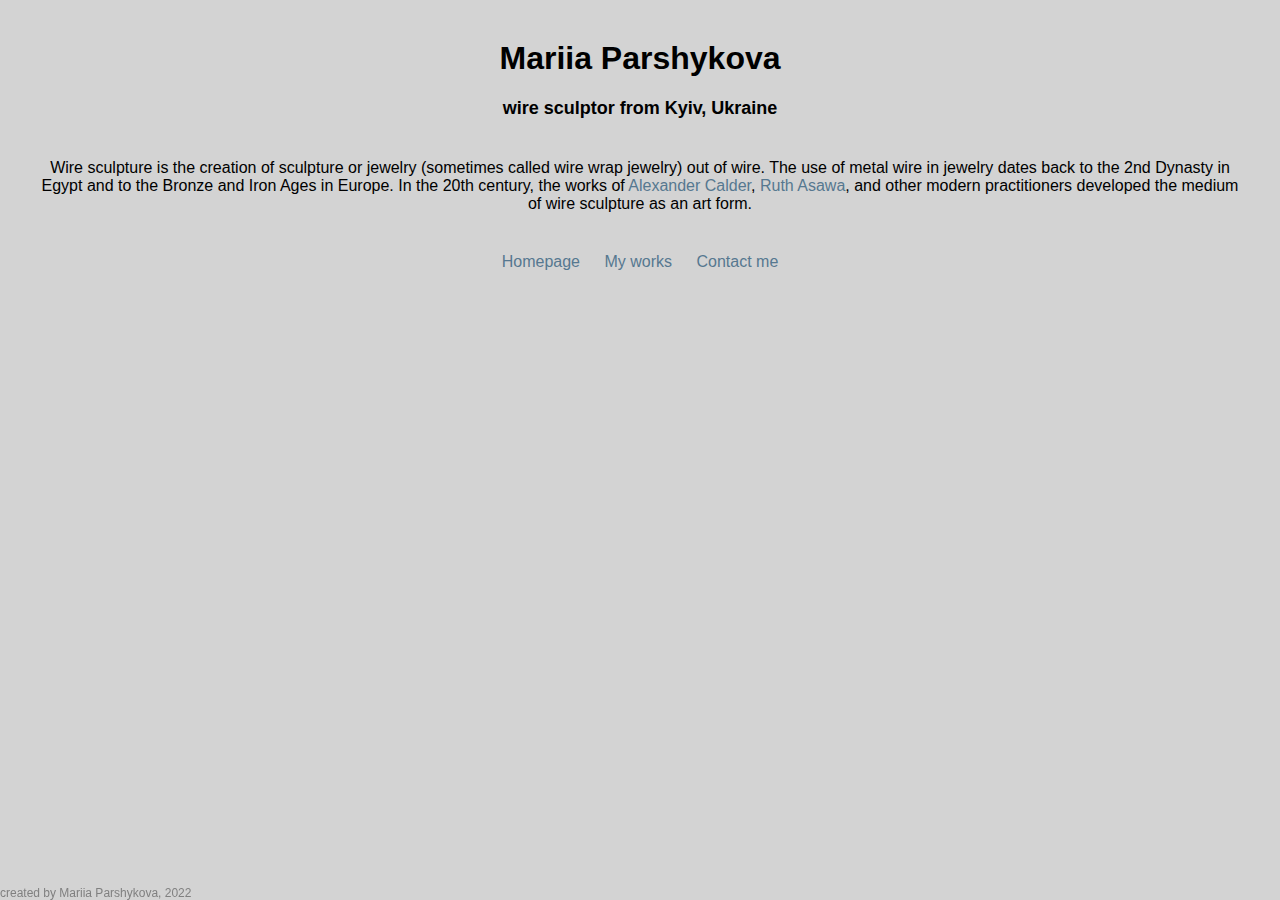
<file: index.html>
<!DOCTYPE html>
<html lang="en">
  <head>
    <meta charset="UTF-8" />
    <meta http-equiv="X-UA-Compatible" content="IE=edge" />
    <meta name="viewport" content="width=device-width, initial-scale=1.0" />
    <meta
      name="description"
      content="Mariia Parshykova a wire sculptor from Kyiv, Ukraine. Portfolio website"
    />
    <title>Mariia Parshykova a wire sculptor</title>
    <link rel="stylesheet" href="src/styles.css" />
  </head>
  <body>
    <h1>Mariia Parshykova</h1>
    <h2>wire sculptor from Kyiv, Ukraine</h2>
    <p>
      Wire sculpture is the creation of sculpture or jewelry (sometimes called
      wire wrap jewelry) out of wire. The use of metal wire in jewelry dates
      back to the 2nd Dynasty in Egypt and to the Bronze and Iron Ages in
      Europe. In the 20th century, the works of
      <a
        href="https://en.wikipedia.org/wiki/Alexander_Calder"
        target="_blank"
        title="Alexander Calder's page on Wikipedia"
        >Alexander Calder</a
      >,
      <a
        href="https://en.wikipedia.org/wiki/Ruth_Asawa"
        target="_blank"
        title="Ruth Asawa's page on Wikipedia"
        >Ruth Asawa</a
      >, and other modern practitioners developed the medium of wire sculpture
      as an art form.
    </p>

    <footer class="navigation">
      <a href="/" title="Mariia Parshykova homepage">Homepage</a>
      <a href="/works.html" title="Mariia Parshykova works">My works</a>
      <a href="/contact.html" title="Mariia Parshykova contacts">Contact me</a>

      <div class="site-development-tag">created by Mariia Parshykova, 2022</div>
    </footer>
  </body>
</html>
</file>
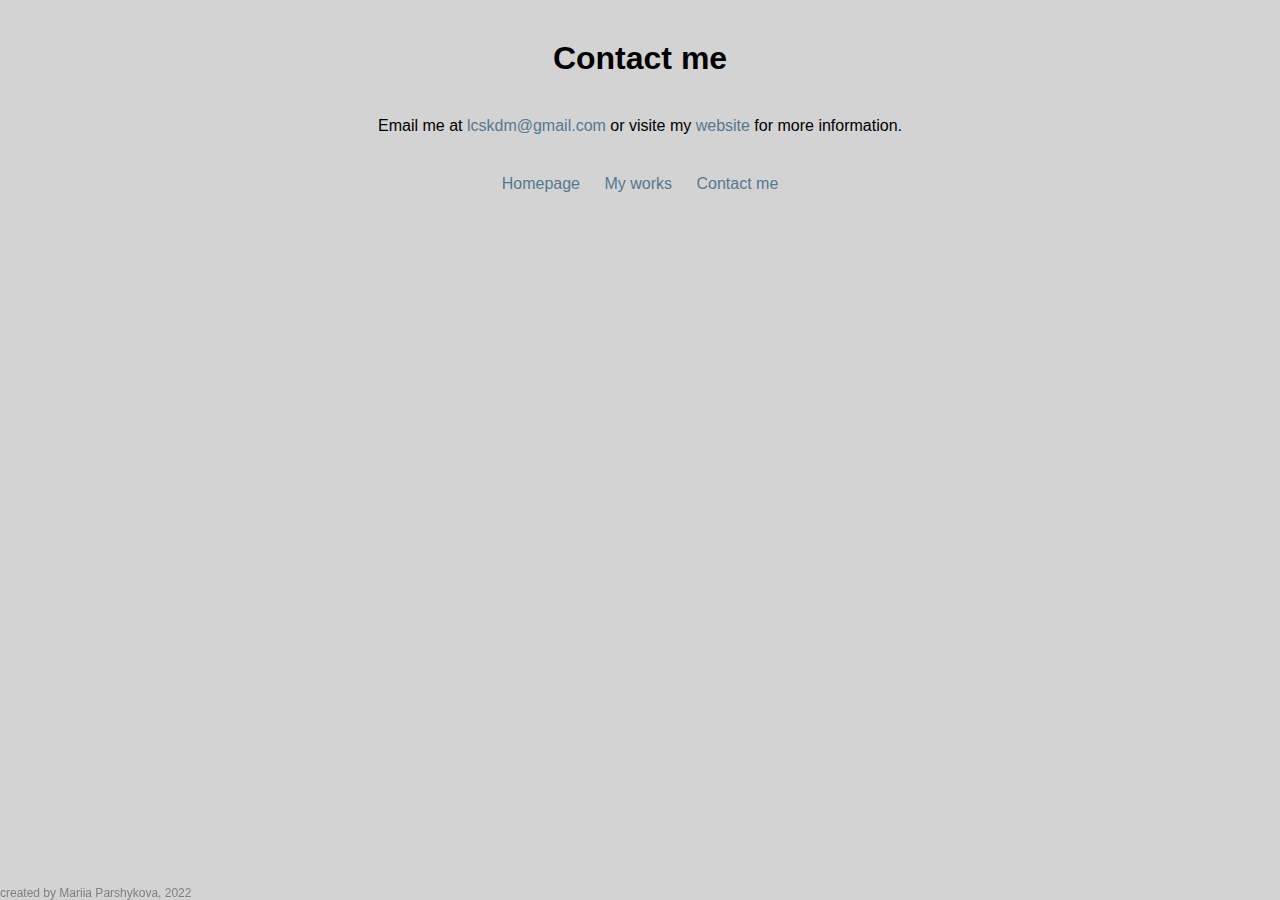
<file: contact.html>
<!DOCTYPE html>
<html lang="en">
  <head>
    <meta charset="UTF-8" />
    <meta http-equiv="X-UA-Compatible" content="IE=edge" />
    <meta name="viewport" content="width=device-width, initial-scale=1.0" />
    <meta
      name="description"
      content="Mariia Parshykova a wire sculptor from Kyiv, Ukraine. Contact me"
    />
    <title>Contacts - Mariia Parshykova a wire sculptor</title>
    <link rel="stylesheet" href="src/styles.css" />
  </head>
  <body>
    <h1>Contact me</h1>
    <p>
      Email me at
      <a href="mailto:lcskdm@gmail.com" id="contact">lcskdm@gmail.com</a> or
      visite my
      <a href="#" target="_blank" title="Website is under development"
        >website</a
      >
      for more information.
    </p>

    <footer class="navigation">
      <a href="/" title="Mariia Parshykova homepage">Homepage</a>
      <a href="/works.html" title="Mariia Parshykova works">My works</a>
      <a href="/contact.html" title="Mariia Parshykova contacts">Contact me</a>

      <div class="site-development-tag">created by Mariia Parshykova, 2022</div>
    </footer>
  </body>
</html>
</file>
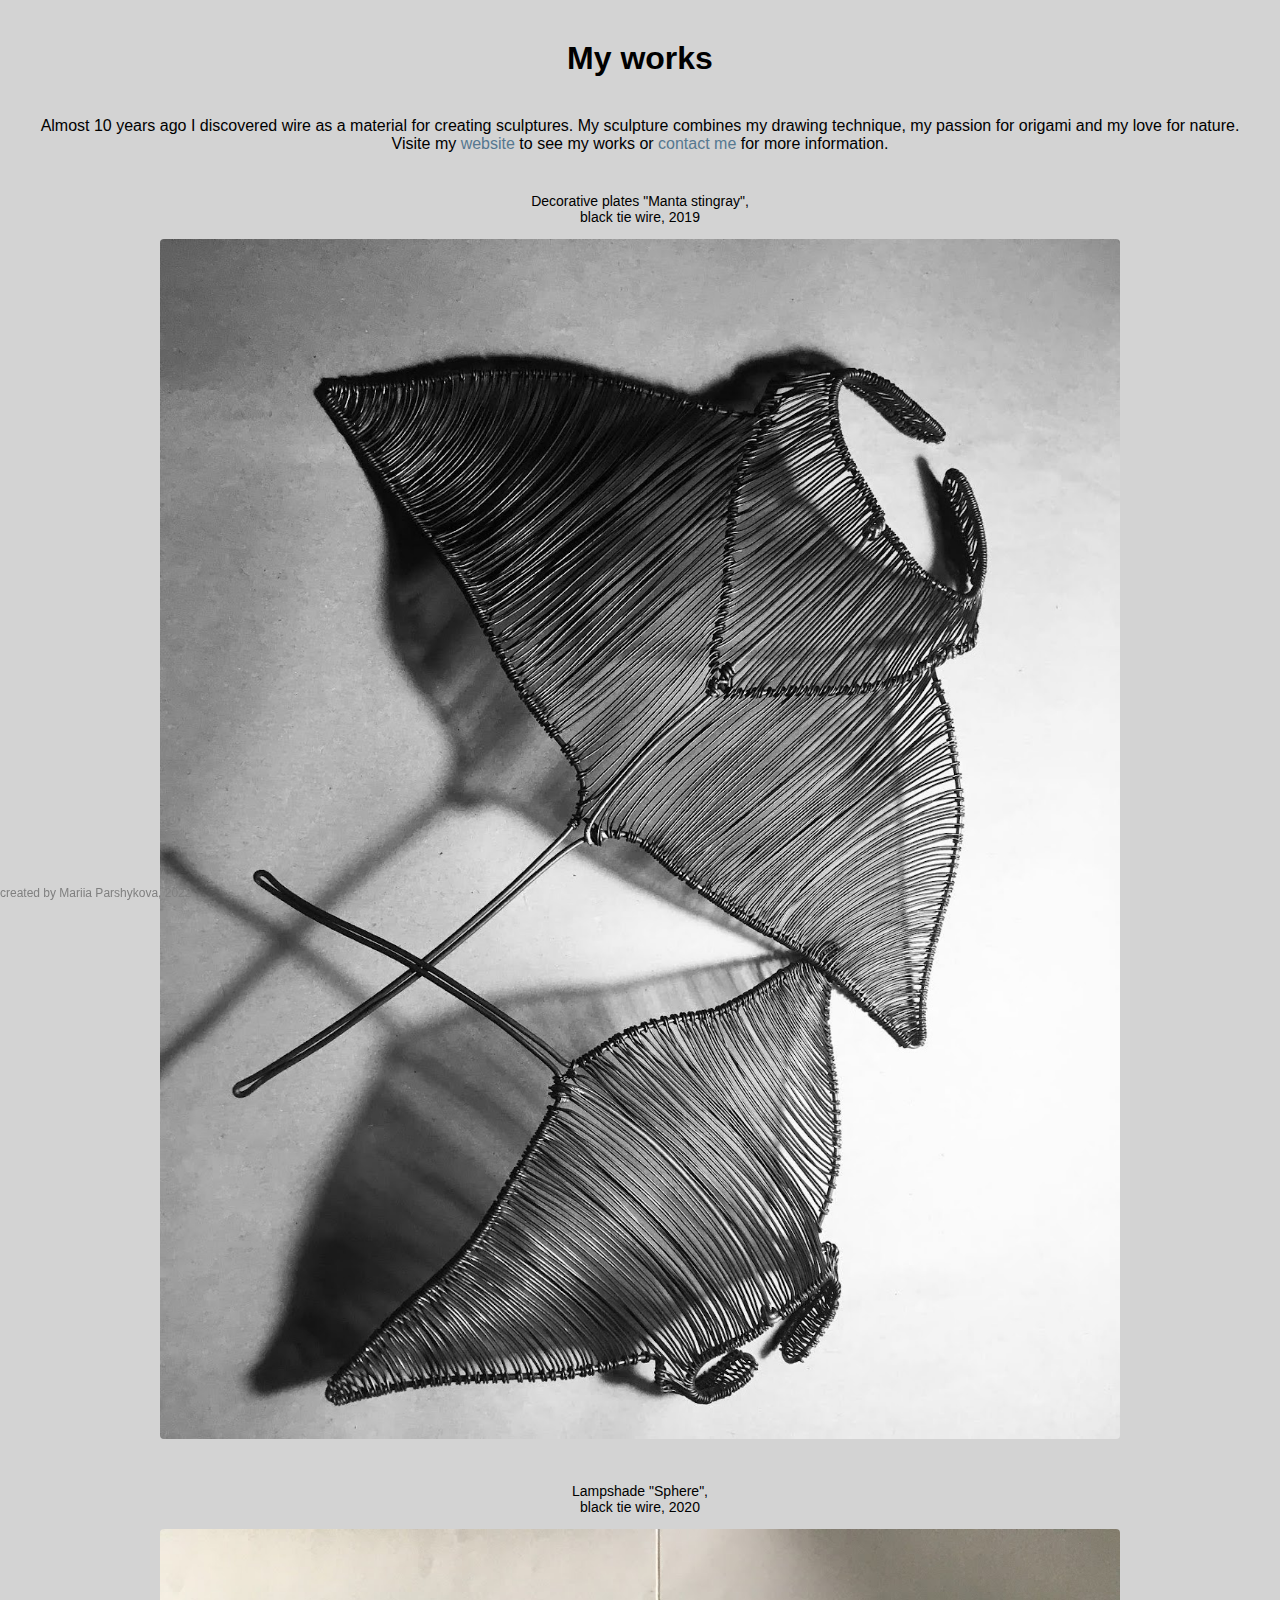
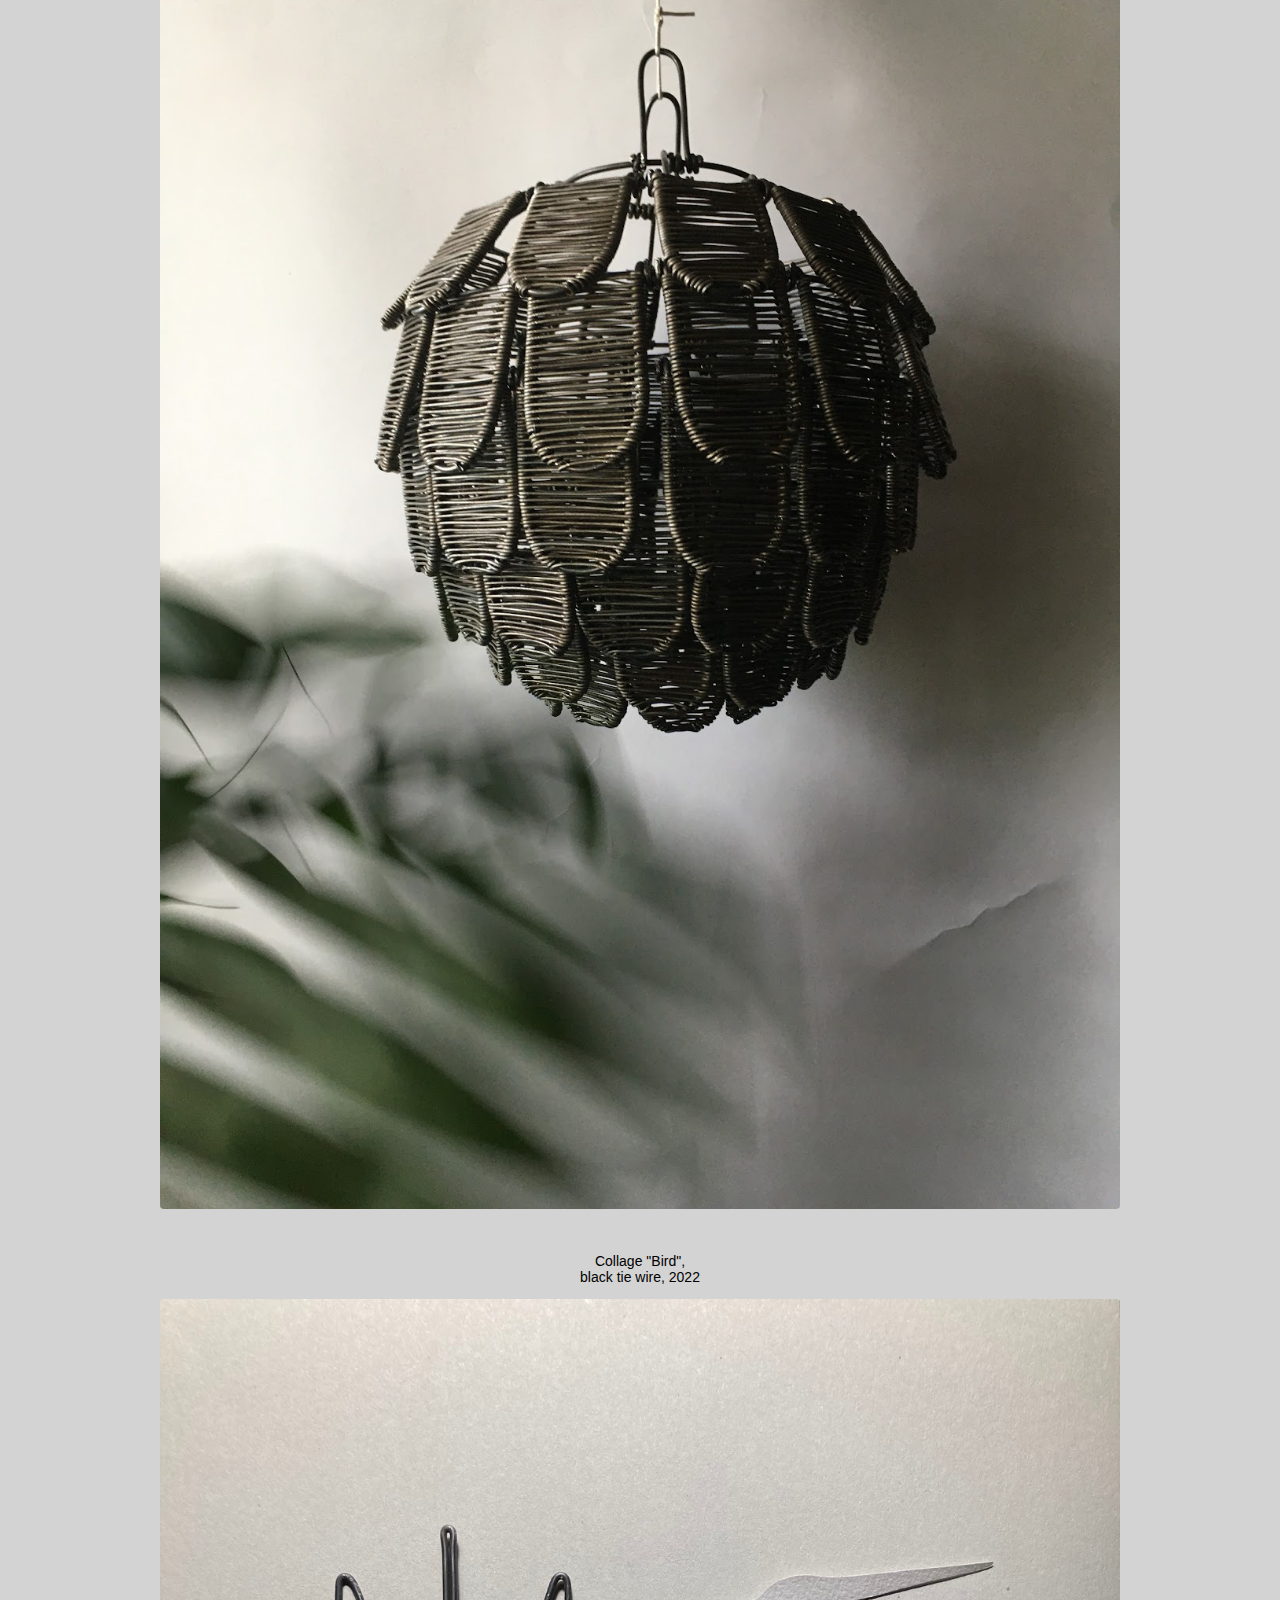
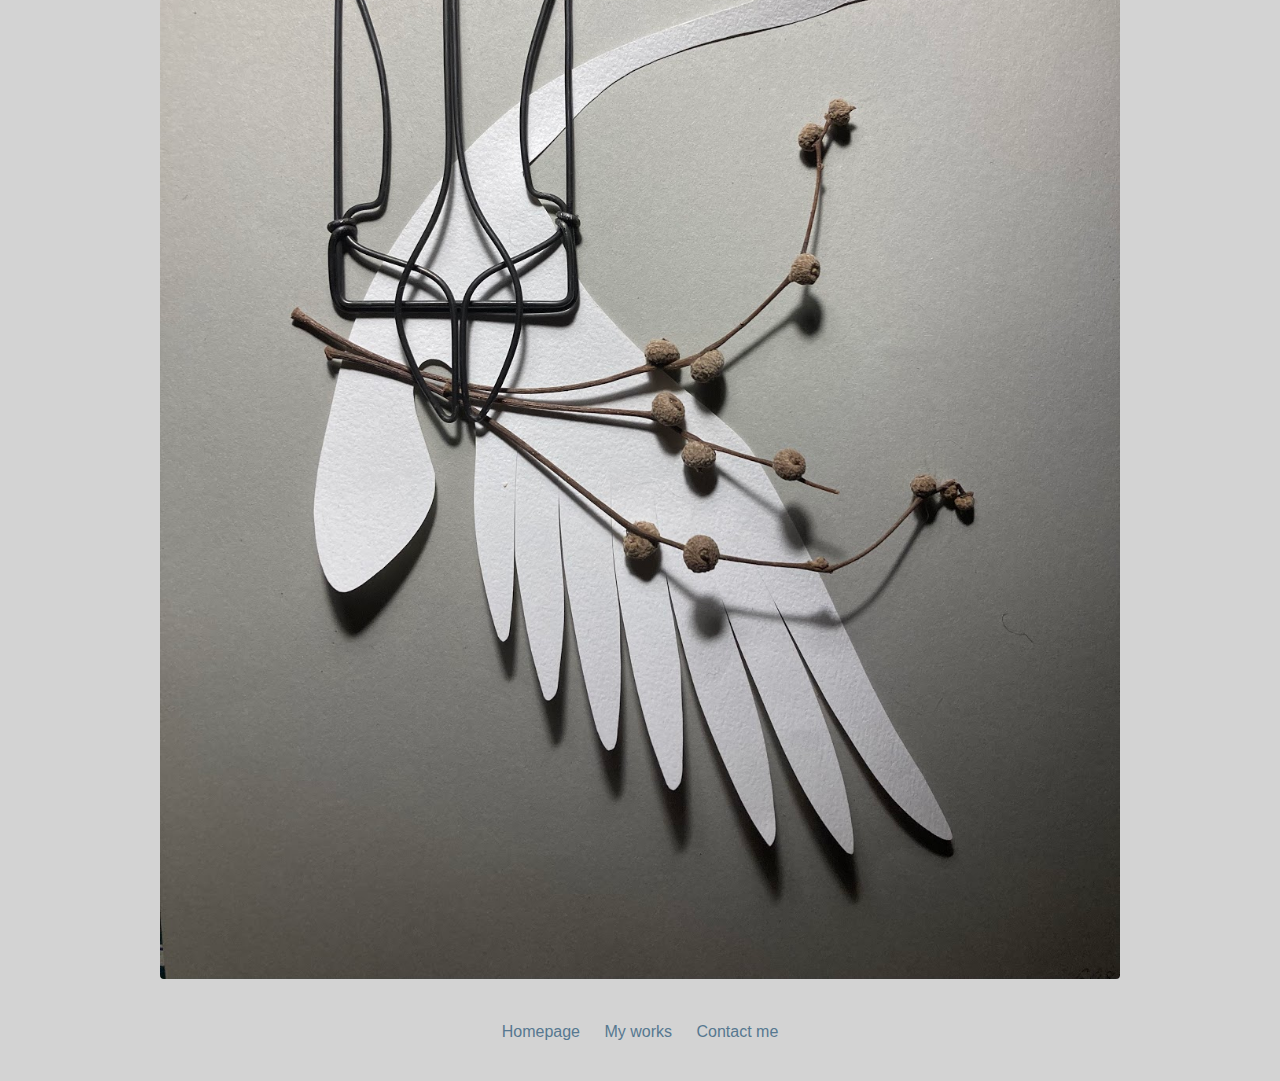
<file: works.html>
<!DOCTYPE html>
<html lang="en">
  <head>
    <meta charset="UTF-8" />
    <meta http-equiv="X-UA-Compatible" content="IE=edge" />
    <meta name="viewport" content="width=device-width, initial-scale=1.0" />
    <meta
      name="description"
      content="Mariia Parshykova a wire sculptor from Kyiv, Ukraine. Works, wire sculptures"
    />
    <title>Works - Mariia Parshykova a wire sculptor</title>
    <link rel="stylesheet" href="src/styles.css" />
  </head>
  <body>
    <h1>My works</h1>
    <p>
      Almost 10 years ago I discovered wire as a material for creating
      sculptures. My sculpture combines my drawing technique, my passion for
      origami and my love for nature. Visite my
      <a href="#" target="_blank" title="Website is under development"
        >website</a
      >
      to see my works or
      <a href="/contact.html#contact" title="Mariia Parshykova contacts"
        >contact me</a
      >
      for more information.
    </p>

    <h3>
      Decorative plates "Manta stingray",<br />
      black tie wire, 2019
    </h3>
    <img
      src="/images/stingray.jpg"
      alt="Manta stingray plates"
      title="Manta stingray plates"
    />

    <h3>
      Lampshade "Sphere",<br />
      black tie wire, 2020
    </h3>
    <img
      src="/images/sphere.jpg"
      alt="Lampshade sphere"
      title="Lampshade sphere"
    />

    <h3>
      Collage "Bird",<br />
      black tie wire, 2022
    </h3>
    <img src="/images/bird.jpg" alt="Collage bird" title="Collage bird" />

    <footer class="navigation">
      <a href="/" title="Mariia Parshykova homepage">Homepage</a>
      <a href="/works.html" title="Mariia Parshykova works">My works</a>
      <a href="/contact.html" title="Mariia Parshykova contacts">Contact me</a>

      <div class="site-development-tag">created by Mariia Parshykova, 2022</div>
    </footer>
  </body>
</html>
</file>
<file: src/styles.css>
:root {
  --w12-color: #567890;
  --w12-font-family: sans-serif;
}

body {
  text-align: center;
  background: lightgrey;
  font-family: var(--w12-font-family);
  margin-top: 40px;
  margin-left: 40px;
  margin-right: 40px;
}

h2 {
  font-size: 18px;
}

h3 {
  font-size: 14px;
  font-weight: 100;
  margin-top: 40px;
}

p {
  margin-top: 40px;
}

img {
  justify-content: center;
  max-width: 80%;
  border-radius: 4px;
}

a {
  color: #567890;
  text-decoration: none;
}

a:hover {
  color: #3e5768;
  text-decoration: underline;
}

.navigation {
  display: block;
  margin: 40px auto;
}

.navigation a {
  padding: 10px;
}

.site-development-tag {
  position: fixed;
  bottom: 0;
  left: 0;
  font-size: 12px;
  font-weight: 100;
  color: grey;
}
</file>
